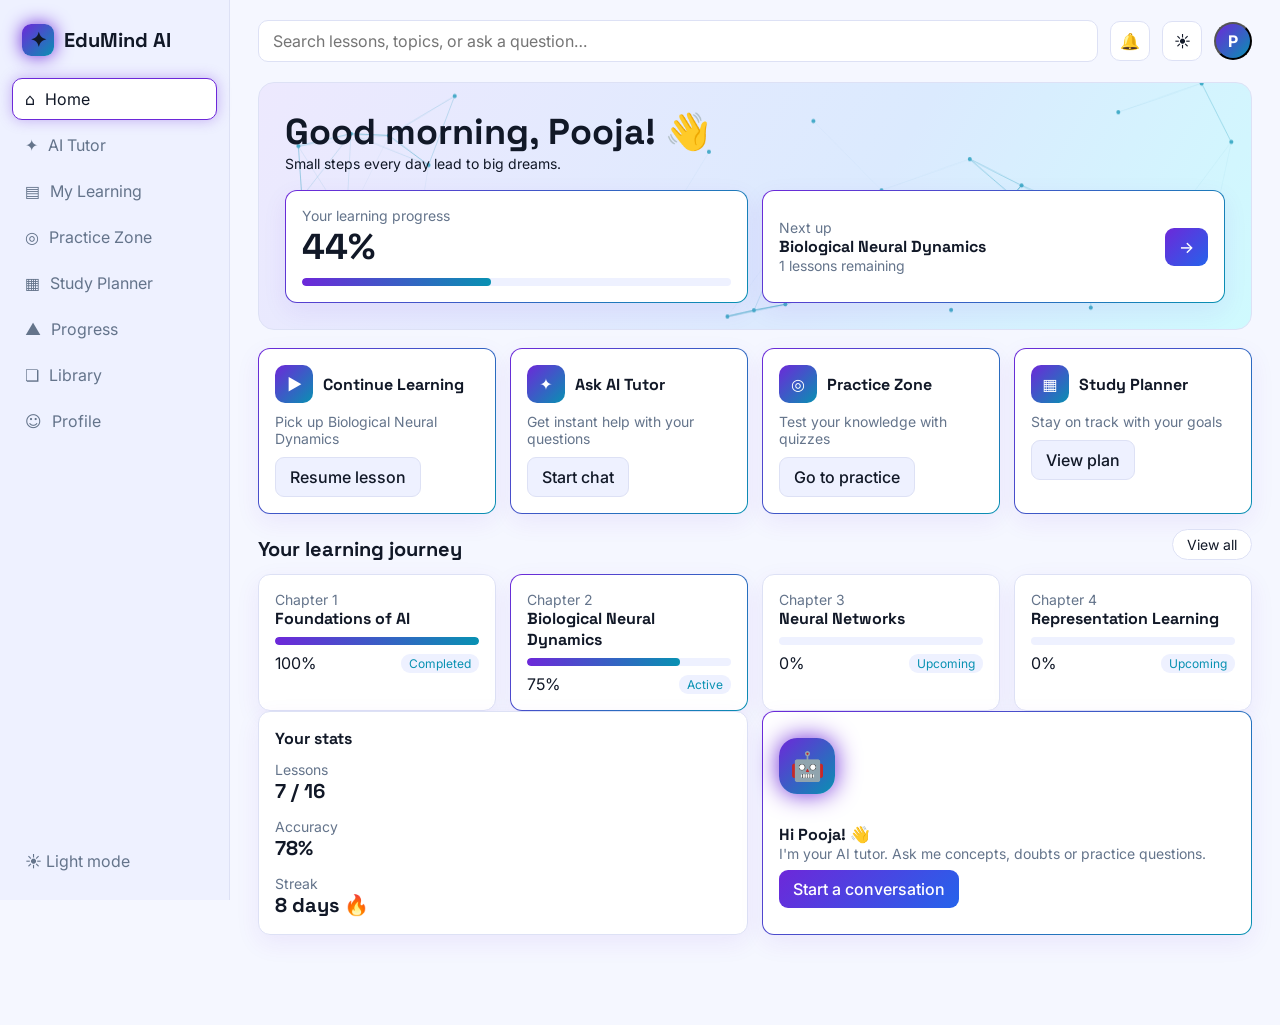
<file: index.html>
<!DOCTYPE html>
<html lang="en" data-theme="dark">
<head>
<meta charset="utf-8">
<meta name="viewport" content="width=device-width, initial-scale=1">
<title>EduMind AI</title>
<link href="https://fonts.googleapis.com/css2?family=Space+Grotesk:wght@400;500;700&family=Inter:wght@400;500;600&display=swap" rel="stylesheet">
<link rel="stylesheet" href="styles.css">
  <meta name="google-site-verification" content="tboPLPqEO7zY63Yjk5JvRB5spTSoDhxrn4Kc9uw4Uj8" />
  <title>EduMind AI – Your Personal AI Learning Tutor</title>

<meta name="description" content="EduMind AI is an intelligent learning platform featuring a personal AI tutor, interactive quizzes, personalized study plans, progress tracking, and smart learning resources.">

<meta name="keywords" content="EduMind AI, AI learning platform, personal AI tutor, online learning, DSA practice">

<meta name="robots" content="index, follow">

<meta property="og:title" content="EduMind AI – Your Personal AI Learning Tutor">

<meta property="og:description" content="Learn smarter with your personal AI tutor, interactive practice, and personalized learning paths.">

<meta property="og:url" content="https://poojask188.github.io/Edumind-AI/">
  <meta property="og:image" content="https://poojask188.github.io/Edumind-AI/edumind-ai-logo.png">
<meta property="og:image:alt" content="EduMind AI – Learn Smarter, Grow Further">
<meta name="twitter:card" content="summary_large_image">
<meta name="twitter:image" content="https://poojask188.github.io/Edumind-AI/edumind-ai-logo.png">
</head>
<body>
<div class="app">
<aside id="side"></aside>
<main><div class="top" id="top"></div><div id="view" class="page"></div></main>
</div>
<nav class="mob" id="mob"></nav>
<script src="app.js"></script>
</body>
</html>
</file>
<file: styles.css>
:root{--bg:#F5F7FF;--bg2:#EEF1FF;--card:#fff;--ac:#6D28D9;--bl:#2563EB;--cy:#0891B2;--tx:#111827;--tx2:#64748B;--bd:#dde1f5;--sh:0 8px 24px rgba(109,40,217,.08);--hero:linear-gradient(120deg,#ede9fe,#dbeafe 60%,#cffafe)}
[data-theme=dark]{--bg:#050817;--bg2:#0B1230;--card:#101B3D;--ac:#7C3AED;--bl:#2563EB;--cy:#22D3EE;--tx:#F8FAFC;--tx2:#A5B4FC;--bd:#26356b;--sh:0 8px 30px rgba(0,0,0,.4);--hero:linear-gradient(120deg,#1e1065,#0B1230 55%,#083344)}
*{box-sizing:border-box;margin:0}
body{font-family:Inter,system-ui,sans-serif;background:var(--bg);color:var(--tx);transition:background .4s,color .4s;min-height:100vh}
h1,h2,h3,.logo{font-family:'Space Grotesk',Inter,sans-serif}
button,input{font:inherit;color:inherit}button{cursor:pointer}
:focus-visible{outline:2px solid var(--cy);outline-offset:2px}
.app{display:grid;grid-template-columns:230px 1fr;min-height:100vh}
aside{background:var(--bg2);border-right:1px solid var(--bd);padding:18px 12px;display:flex;flex-direction:column;gap:4px;position:sticky;top:0;height:100vh;transition:background .4s}
.logo{font-weight:700;font-size:20px;padding:6px 10px 18px;display:flex;gap:10px;align-items:center}
.logo i{width:32px;height:32px;border-radius:9px;background:linear-gradient(135deg,var(--ac),var(--cy));display:grid;place-items:center;font-style:normal;box-shadow:0 0 18px var(--ac)}
.nav{background:none;border:1px solid transparent;border-radius:10px;padding:10px 12px;text-align:left;display:flex;gap:10px;color:var(--tx2);transition:.2s}
.nav:hover{color:var(--tx)}.nav.on{color:var(--tx);background:var(--card);border-color:var(--ac);box-shadow:0 0 14px color-mix(in srgb,var(--ac) 35%,transparent)}
.sp{flex:1}
main{padding:20px 28px 90px;min-width:0}
.top{display:flex;gap:12px;align-items:center;margin-bottom:20px}
.top input{flex:1;min-width:0;background:var(--card);border:1px solid var(--bd);border-radius:10px;padding:10px 14px}
.ib{background:var(--card);border:1px solid var(--bd);border-radius:10px;width:40px;height:40px;position:relative}
.av{width:38px;height:38px;border-radius:50%;background:linear-gradient(135deg,var(--ac),var(--cy));display:grid;place-items:center;font-weight:700;color:#fff;flex:none}
.pop{position:absolute;right:28px;top:70px;background:var(--card);border:1px solid var(--bd);border-radius:12px;padding:12px;width:260px;box-shadow:var(--sh);z-index:30;font-size:14px;display:grid;gap:8px}
.card{background:var(--card);border:1px solid var(--bd);border-radius:12px;padding:16px;box-shadow:var(--sh);transition:background .4s,border-color .2s,transform .2s}
.glow{border:1px solid transparent;background:linear-gradient(var(--card),var(--card)) padding-box,linear-gradient(135deg,var(--ac),var(--cy)) border-box}
.hero{background:var(--hero);border-radius:16px;padding:26px;position:relative;overflow:hidden;border:1px solid var(--bd);margin-bottom:18px}
.hero canvas{position:absolute;inset:0;width:100%;height:100%;opacity:.7}
.hero>*:not(canvas){position:relative}
h1{font-size:clamp(24px,4vw,36px)}h2{font-size:20px;margin:22px 0 12px}h3{font-size:16px}
.mut{color:var(--tx2);font-size:14px}
.grid{display:grid;gap:14px}.g4{grid-template-columns:repeat(auto-fit,minmax(210px,1fr))}.g3{grid-template-columns:repeat(auto-fit,minmax(260px,1fr))}.g2{grid-template-columns:repeat(auto-fit,minmax(320px,1fr))}
.bar{height:8px;background:var(--bg2);border-radius:9px;overflow:hidden;margin-top:8px}
.bar b{display:block;height:100%;border-radius:9px;background:linear-gradient(90deg,var(--ac),var(--cy));transition:width .9s cubic-bezier(.2,.8,.2,1)}
.btn{background:linear-gradient(135deg,var(--ac),var(--bl));color:#fff;border:0;border-radius:9px;padding:9px 14px;font-weight:500;transition:.2s}
.btn:hover{filter:brightness(1.15);box-shadow:0 0 16px var(--ac)}.btn.s{background:var(--bg2);color:var(--tx);border:1px solid var(--bd)}.btn:disabled{opacity:.5;cursor:default}
.chip{border:1px solid var(--bd);background:var(--card);border-radius:20px;padding:6px 14px;font-size:14px}.chip.on{background:var(--ac);color:#fff;border-color:var(--ac)}
.row{display:flex;gap:10px;align-items:center;flex-wrap:wrap}.between{justify-content:space-between}
.tag{font-size:12px;padding:2px 8px;border-radius:9px;background:var(--bg2);color:var(--cy)}
.tilt:hover{transform:translateY(-4px);border-color:var(--ac)}
.page{animation:in .35s ease both}@keyframes in{from{opacity:0;transform:translateY(10px)}}
.float{animation:fl 4s ease-in-out infinite}@keyframes fl{50%{transform:translateY(-8px)}}
.bot{width:56px;height:56px;border-radius:18px;background:linear-gradient(135deg,var(--ac),var(--cy));display:grid;place-items:center;font-size:28px;box-shadow:0 0 24px var(--ac);flex:none}
.chat{display:flex;flex-direction:column;height:calc(100vh - 150px);min-height:420px}
.msgs{flex:1;overflow:auto;display:flex;flex-direction:column;gap:12px;padding:6px}
.m{max-width:80%;padding:10px 14px;border-radius:14px;white-space:pre-wrap;word-wrap:break-word;animation:in .3s both;font-size:15px;line-height:1.5}
.m.u{align-self:flex-end;background:linear-gradient(135deg,var(--ac),var(--bl));color:#fff}.m.a{align-self:flex-start;background:var(--bg2);border:1px solid var(--bd)}.m.e{border-color:#ef4444;color:#ef4444}
.m small{display:block;opacity:.6;font-size:11px;margin-top:4px}
.dots span{display:inline-block;width:7px;height:7px;margin:0 2px;border-radius:50%;background:var(--cy);animation:b 1s infinite}.dots span:nth-child(2){animation-delay:.15s}.dots span:nth-child(3){animation-delay:.3s}@keyframes b{50%{transform:translateY(-5px);opacity:.4}}
.inp{display:flex;gap:8px;margin-top:10px}.inp input{flex:1;background:var(--bg2);border:1px solid var(--bd);border-radius:10px;padding:11px 14px}
.opt{display:block;width:100%;text-align:left;background:var(--bg2);border:1px solid var(--bd);border-radius:10px;padding:11px 14px;margin-top:8px}
.opt.ok{border-color:#10b981;background:#10b98133}.opt.no{border-color:#ef4444;background:#ef444433}
.cal{display:grid;grid-template-columns:repeat(7,1fr);gap:6px}.day{padding:8px 4px;text-align:center;border-radius:10px;border:1px solid var(--bd);background:var(--card);font-size:13px}.day.on{background:var(--ac);color:#fff}
.chk{display:flex;gap:10px;align-items:center;padding:10px 0;border-bottom:1px solid var(--bd)}.chk.done span{text-decoration:line-through;opacity:.5}
.chk input{width:18px;height:18px;accent-color:var(--ac)}
nav.mob{display:none}
@media(max-width:820px){.app{display:block}aside{display:none}main{padding:14px 14px 90px}
nav.mob{display:flex;position:fixed;bottom:0;left:0;right:0;background:var(--bg2);border-top:1px solid var(--bd);justify-content:space-around;padding:6px;z-index:20}
nav.mob button{background:none;border:0;font-size:11px;color:var(--tx2);display:grid;gap:2px;padding:4px 6px}nav.mob button.on{color:var(--cy)}nav.mob b{font-size:18px}
.m{max-width:92%}.pop{right:14px}}
@media(prefers-reduced-motion:reduce){*{animation:none!important;transition:none!important}}
</file>
